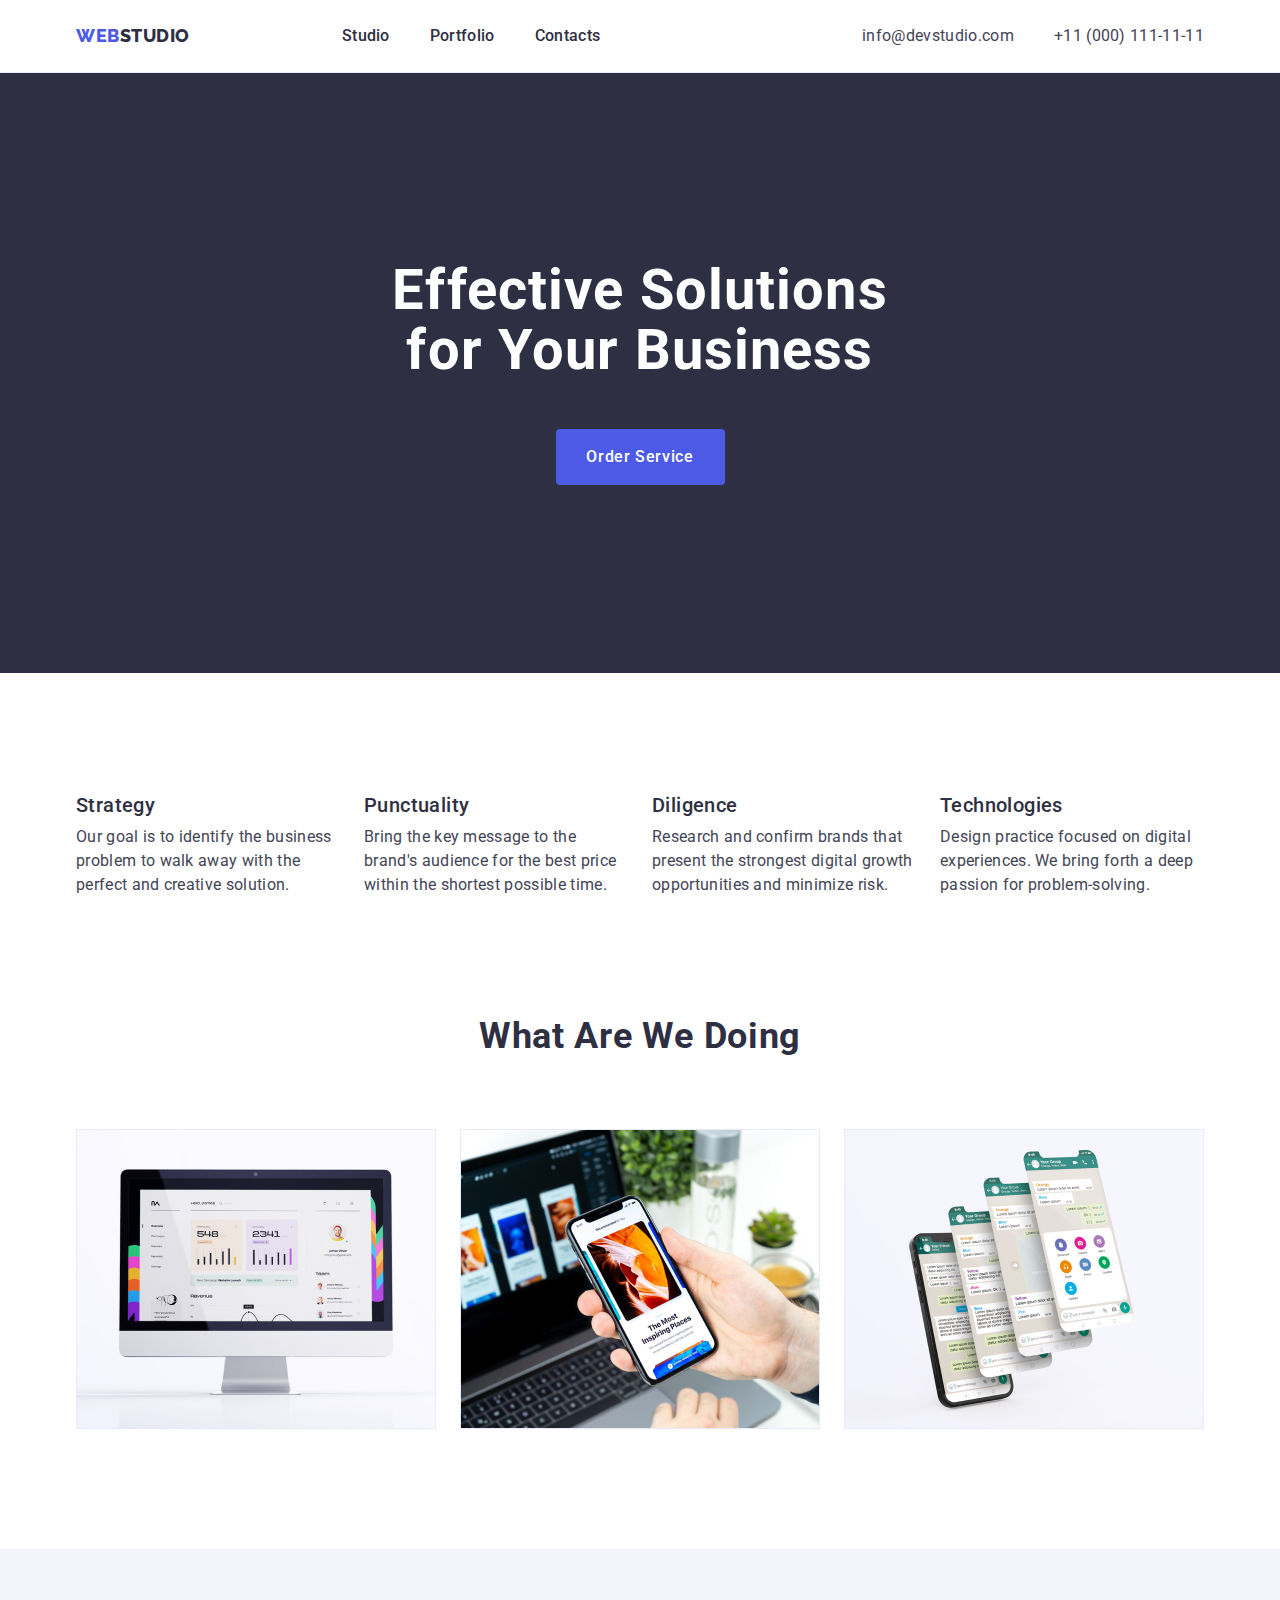
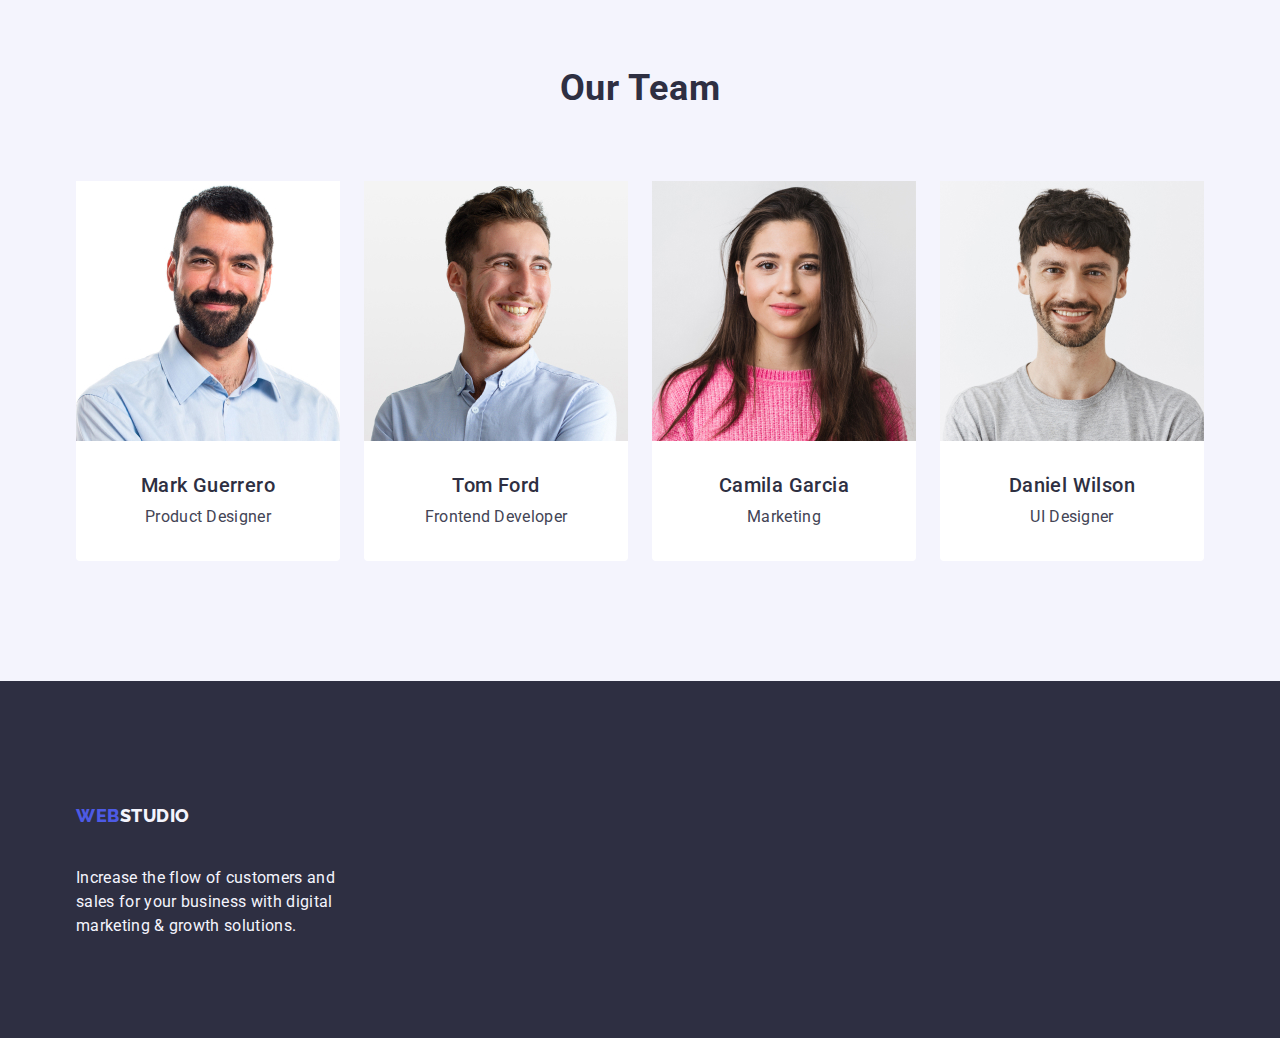
<file: index.html>
<!DOCTYPE html>
<html lang="en">
  <head>
    <meta charset="UTF-8" />
    <meta name="viewport" content="width=device-width, initial-scale=1.0" />

    <link
      rel="stylesheet"
      href="https://cdnjs.cloudflare.com/ajax/libs/modern-normalize/2.0.0/modern-normalize.min.css"
    />

    <link rel="stylesheet" href="./css/styles.css" />
    <!-- <link
      rel="stylesheet"
      href="modern-normalize.min.css"
      crossorigin="anonymous"
      referrerpolicy="no-referrer"
    /> -->

    <link rel="preconnect" href="https://fonts.googleapis.com" />
    <link rel="preconnect" href="https://fonts.gstatic.com" crossorigin />
    <link
      href="https://fonts.googleapis.com/css2?family=Raleway:wght@800&family=Roboto:wght@400;500;700;900&display=swap"
      rel="stylesheet"
    />
    <title>Main Page</title>
  </head>

  <body>
    <header class="main-header">
      <div class="main-header-con container">
        <!--Navigation Menu-->
        <nav class="nav-con">
          <a class="logo link" href="./index.html"
            ><span class="logotext">Web</span
            ><span class="navtext">Studio</span></a
          >
          <ul class="nav-menu-con list">
            <li class="nav-menu">
              <a class="link" href="./index.html">Studio</a>
            </li>
            <li class="nav-menu">
              <a class="link" href="./portfolio.html">Portfolio</a>
            </li>
            <li class="nav-menu">
              <a class="link" href="">Contacts</a>
            </li>
          </ul>
        </nav>
        <address class="contacts">
          <ul class="contacts-con list">
            <li class="address-menu">
              <a class="link" href="mailto:info@devstudio.com"
                >info@devstudio.com</a
              >
            </li>
            <li class="address-menu">
              <a class="link" href="tel:+110001111111">+11 (000) 111-11-11</a>
            </li>
          </ul>
        </address>
      </div>
    </header>

    <main>
      <!-- Section1 -->
      <section class="first-section">
        <div class="div-1 container">
          <h1 class="first-header">Effective Solutions for Your Business</h1>
          <button type="button" class="order-button">Order Service</button>
        </div>
      </section>
      <!-- Section2 -->

      <section class="second-section">
        <div class="div-2 container">
          <h2 class="visually-hidden">Who We Are</h2>
          <ul class="values list">
            <li class="p-con">
              <h3 class="p-title">Strategy</h3>
              <p class="p-content">
                Our goal is to identify the business problem to walk away with
                the perfect and creative solution.
              </p>
            </li>
            <li class="p-con">
              <h3 class="p-title">Punctuality</h3>
              <p class="p-content">
                Bring the key message to the brand's audience for the best price
                within the shortest possible time.
              </p>
            </li>
            <li class="p-con">
              <h3 class="p-title">Diligence</h3>
              <p class="p-content">
                Research and confirm brands that present the strongest digital
                growth opportunities and minimize risk.
              </p>
            </li>
            <li class="p-con">
              <h3 class="p-title">Technologies</h3>
              <p class="p-content">
                Design practice focused on digital experiences. We bring forth a
                deep passion for problem-solving.
              </p>
            </li>
          </ul>
        </div>
      </section>

      <!-- Section3 -->
      <section class="third-section">
        <div class="div-3 container">
          <h2 class="third-title">What are we doing</h2>
          <ul class="images-con list">
            <li class="image-card">
              <img src="./images/1.jpg" alt="iMac" width="360" />
            </li>

            <li class="image-card">
              <img src="./images/2.jpg" alt="laptopmobile" width="360" />
            </li>

            <li class="image-card">
              <img src="./images/3.jpg" alt="mobilephones" width="360" />
            </li>
          </ul>
        </div>
      </section>
      <!-- Section4 -->

      <section class="fourth-section">
        <div class="div-4 container">
          <h2 class="fourth-title">Our Team</h2>
          <ul class="team-con list">
            <li class="team-list">
              <img
                src="./images/markguerrero.jpg"
                alt="markguerrero"
                width="264"
              />
              <div class="team-card">
                <h3 class="team-name">Mark Guerrero</h3>
                <p class="team-text">Product Designer</p>
              </div>
            </li>
            <li class="team-list">
              <img src="./images/tomford.jpg" alt="tomford" width="264" />
              <div class="team-card">
                <h3 class="team-name">Tom Ford</h3>
                <p class="team-text">Frontend Developer</p>
              </div>
            </li>
            <li class="team-list">
              <img
                src="./images/camilagarcia.jpg"
                alt="camilagarcia"
                width="264"
              />
              <div class="team-card">
                <h3 class="team-name">Camila Garcia</h3>
                <p class="team-text">Marketing</p>
              </div>
            </li>
            <li class="team-list">
              <img
                src="./images/danielwilson.jpg"
                alt="danielwilson"
                width="264"
              />
              <div class="team-card">
                <h3 class="team-name">Daniel Wilson</h3>
                <p class="team-text">UI Designer</p>
              </div>
            </li>
          </ul>
        </div>
      </section>
    </main>
    <footer class="footer-section">
      <div class="footer-con container">
        <a class="logo link" href="./index.html"
          >Web<span class="footer-logo">Studio</span></a
        >
        <p class="p-footer">
          Increase the flow of customers and sales for your business with
          digital marketing & growth solutions.
        </p>
      </div>
    </footer>
  </body>
</html>
</file>
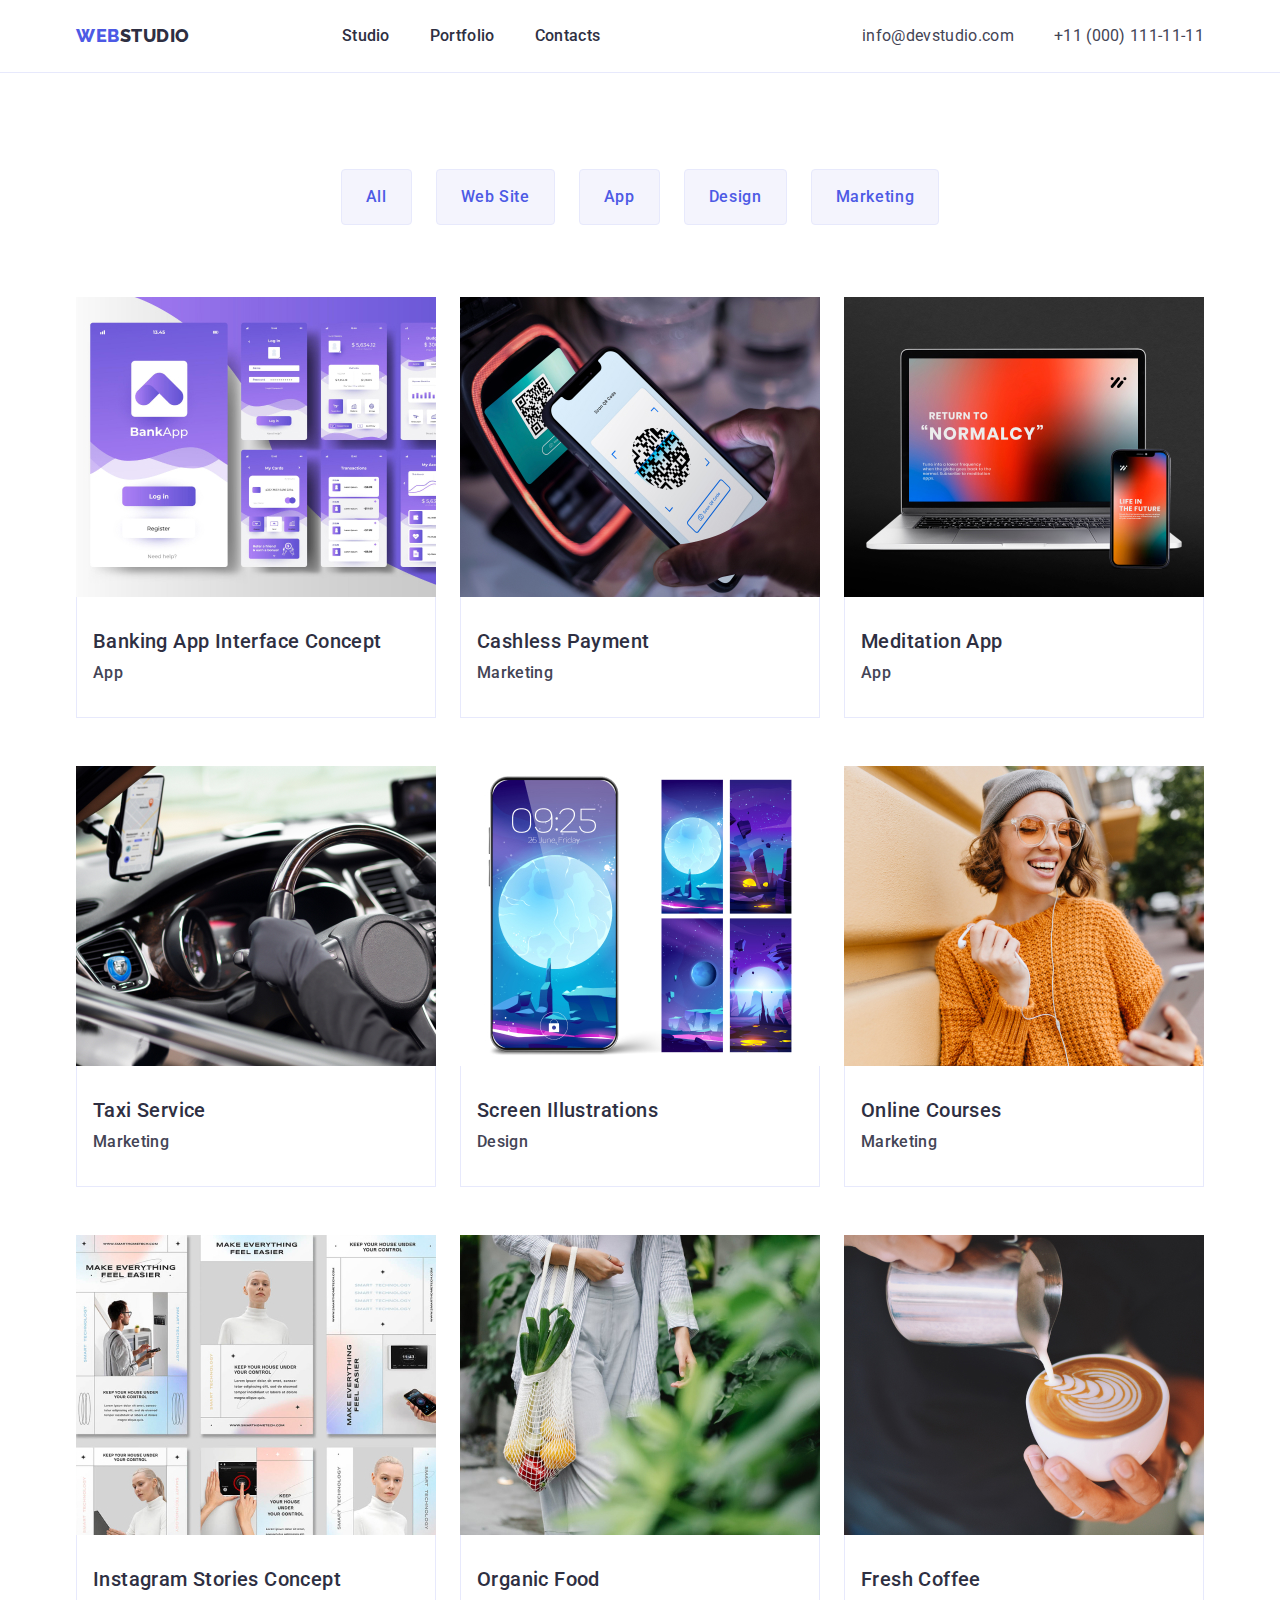
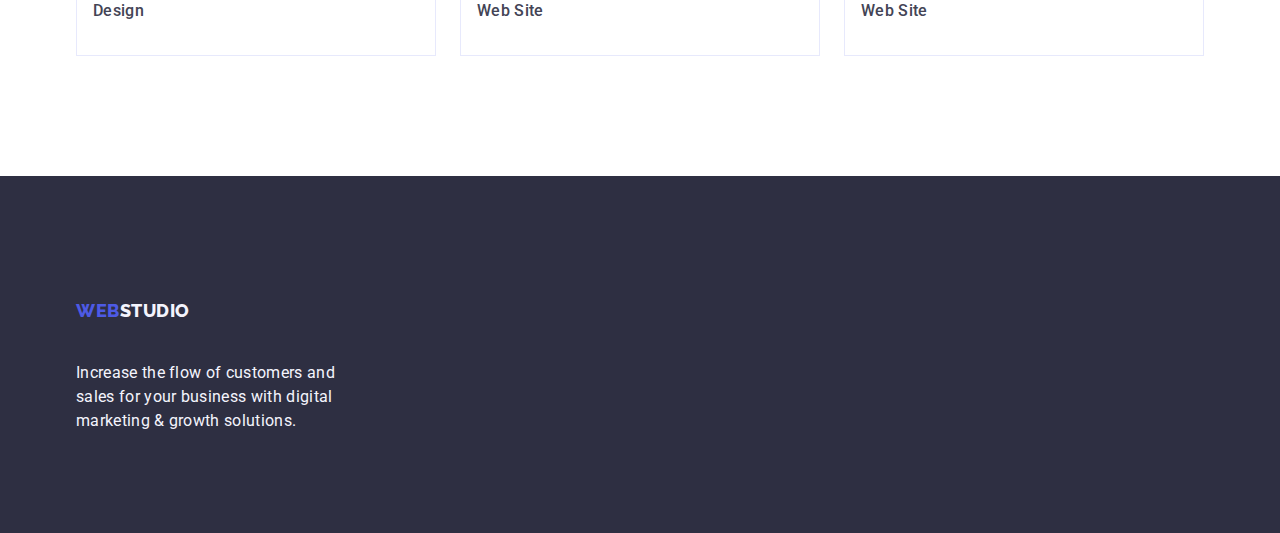
<file: portfolio.html>
<!DOCTYPE html>
<html lang="en">
  <head>
    <meta charset="UTF-8" />
    <meta name="viewport" content="width=device-width, initial-scale=1.0" />
    <link
      rel="stylesheet"
      href="https://cdnjs.cloudflare.com/ajax/libs/modern-normalize/2.0.0/modern-normalize.min.css"
    />
    <link rel="stylesheet" href="./css/styles.css" />
    <!-- <link
      rel="stylesheet"
      href="modern-normalize.min.css"
      crossorigin="anonymous"
      referrerpolicy="no-referrer"
    /> -->
    <link rel="preconnect" href="https://fonts.googleapis.com" />
    <link rel="preconnect" href="https://fonts.gstatic.com" crossorigin />
    <link
      href="https://fonts.googleapis.com/css2?family=Raleway:wght@800&family=Roboto:wght@400;500;700;900&display=swap"
      rel="stylesheet"
    />
    <title>Main Page</title>
  </head>

  <body>
    <header class="main-header">
      <div class="main-header-con container">
        <!--Navigation Menu-->
        <nav class="nav-con">
          <a class="logo link" href="./index.html"
            ><span class="logotext">Web</span
            ><span class="navtext">Studio</span></a
          >
          <ul class="nav-menu-con list">
            <li class="nav-menu">
              <a class="link" href="./index.html">Studio</a>
            </li>
            <li class="nav-menu">
              <a class="link" href="./portfolio.html">Portfolio</a>
            </li>
            <li class="nav-menu">
              <a class="link" href="">Contacts</a>
            </li>
          </ul>
        </nav>
        <address class="contacts">
          <ul class="contacts-con list">
            <li class="address-menu">
              <a class="link" href="mailto:info@devstudio.com"
                >info@devstudio.com</a
              >
            </li>
            <li class="address-menu">
              <a class="link" href="tel:+110001111111">+11 (000) 111-11-11</a>
            </li>
          </ul>
        </address>
      </div>
    </header>

    <main>
      <section class="works-section">
        <div class="works-con container">
          <h1 class="visually-hidden">Works</h1>
          <ul class="button-list list">
            <li class="works-menu">
              <button type="button" class="work-button">All</button>
            </li>
            <li class="works-menu">
              <button type="button" class="work-button">Web Site</button>
            </li>
            <li class="works-menu">
              <button type="button" class="work-button">App</button>
            </li>
            <li class="works-menu">
              <button type="button" class="work-button">Design</button>
            </li>
            <li class="works-menu">
              <button type="button" class="work-button">Marketing</button>
            </li>
          </ul>
          <!-- works images -->

          <ul class="work-list list">
            <li class="work-items">
              <a class="work-cards link" href="">
                <img
                  src="./images/portfolio/banking.jpg"
                  alt="banking app interface"
                  width="360"
                />
                <div class="work-info">
                  <h2 class="work-title">Banking App Interface Concept</h2>
                  <p class="work-content">App</p>
                </div>
              </a>
            </li>
            <li class="work-items">
              <a class="work-cards link" href="">
                <img
                  src="./images/portfolio/payment.jpg"
                  alt="phone app qr code"
                  width="360"
                />
                <div class="work-info">
                  <h2 class="work-title">Cashless Payment</h2>
                  <p class="work-content">Marketing</p>
                </div>
              </a>
            </li>
            <li class="work-items">
              <a class="work-cards link" href="">
                <img
                  src="./images/portfolio/meditationapp.jpg"
                  alt="mobile and laptop"
                  width="360"
                />
                <div class="work-info">
                  <h2 class="work-title">Meditation App</h2>
                  <p class="work-content">App</p>
                </div>
              </a>
            </li>
            <li class="work-items">
              <a class="work-cards link" href="">
                <img
                  src="./images/portfolio/taxiservice.jpg"
                  alt="car driving wheel"
                  width="360"
                />
                <div class="work-info">
                  <h2 class="work-title">Taxi Service</h2>
                  <p class="work-content">Marketing</p>
                </div>
              </a>
            </li>
            <li class="work-items">
              <a class="work-cards link" href="">
                <img
                  src="./images/portfolio/screenillustration.jpg"
                  alt="phone illustration"
                  width="360"
                />
                <div class="work-info">
                  <h2 class="work-title">Screen Illustrations</h2>
                  <p class="work-content">Design</p>
                </div>
              </a>
            </li>
            <li class="work-items">
              <a class="work-cards link" href="">
                <img
                  src="./images/portfolio/onlinecourses.jpg"
                  alt="girl in orange holding phone"
                  width="360"
                />
                <div class="work-info">
                  <h2 class="work-title">Online Courses</h2>
                  <p class="work-content">Marketing</p>
                </div>
              </a>
            </li>
            <li class="work-items">
              <a class="work-cards link" href="">
                <img
                  src="./images/portfolio/igconcept.jpg"
                  alt="ig posts"
                  width="360"
                />
                <div class="work-info">
                  <h2 class="work-title">Instagram Stories Concept</h2>
                  <p class="work-content">Design</p>
                </div>
              </a>
            </li>
            <li class="work-items">
              <a class="work-cards link" href="">
                <img
                  src="./images/portfolio/organicfood.jpg"
                  alt="carrying fruit"
                  width="360"
                />
                <div class="work-info">
                  <h2 class="work-title">Organic Food</h2>
                  <p class="work-content">Web Site</p>
                </div>
              </a>
            </li>
            <li class="work-items">
              <a class="work-cards link" href="">
                <img
                  src="./images/portfolio/freshcoffee.jpg"
                  alt="pouring coffee"
                  width="360"
                />
                <div class="work-info">
                  <h2 class="work-title">Fresh Coffee</h2>
                  <p class="work-content">Web Site</p>
                </div>
              </a>
            </li>
          </ul>
        </div>
      </section>
    </main>
    <footer class="footer-section">
      <div class="footer-con container">
        <a class="logo link" href="./index.html"
          >Web<span class="footer-logo">Studio</span></a
        >
        <p class="p-footer">
          Increase the flow of customers and sales for your business with
          digital marketing & growth solutions.
        </p>
      </div>
    </footer>
  </body>
</html>
</file>
<file: css/styles.css>
* {
  box-sizing: border-box;
  margin: 0;
  padding: 0;
}

/* h1, h2, h3, h4, h5, h6, p, ul {
margin: 0;
padding: 0;
} */

img {
  display: block;
}

:root {
  --color: #2e2f42;
  --CORNFLOWER: #e7e9fc;
  --WHITE: #fff;
}

.div {
  display: block;
}

body {
  font-family: "Roboto", sans-serif;
  color: #434455;
  background-color: #ffffff;
}

/* header {
  border-bottom: 1px solid #e7e9fc;
} */

.container {
  width: 1158px;
  margin: 0 auto;
  padding: 0 15px;
}

.nav-con {
  display: flex;
  /* gap: 76px; */
  /* margin-right: 76px; */
}

.main-header {
  background: var(--WHITE: #fff);
  /* padding: 24px 0 24px; */
  border-bottom: 1px solid #e7e9fc;
}

/* header contrainer */
.main-header-con {
  margin-left: auto;
  margin-right: auto;
  display: flex;
  justify-content: space-between;
}

.logo {
  font-family: "Raleway", sans-serif;
  font-weight: 800;
  font-size: 18px;
  line-height: 1.17;
  letter-spacing: 0.03em;
  text-transform: uppercase;
  color: #4d5ae5;
  margin-right: 76px;
}

.logo .link {
  display: flex;
  flex-shrink: 0;
}
/* for studio, portfolio, contacts  */

.nav-menu-con {
  display: flex;
  align-items: flex-start;
  /* display: inline-flex; */
  position: relative;
  gap: 40px;
}

.nav-con {
  display: flex;
  align-items: center;
  gap: 76px;
}

.navtext {
  color: #2e2f42;
}

.link {
  text-decoration: none;
  padding: 24px 0;
  /* color: #4d5ae5; */
}

.list {
  list-style: none;
  /* display: inline-flex; */
}

.nav-menu .link {
  font-weight: 500;
  font-size: 16px;
  line-height: 1.5;
  letter-spacing: 0.02em;
  color: #2e2f42;
}

.contacts-con {
  align-items: flex-start;
  display: flex;
  position: relative;
  gap: 40px;
}

.address-menu {
  font-weight: 400;
  font-size: 16px;
  line-height: 1.5;
  letter-spacing: 0.02em;
  color: #434455;
  display: flex;
}

.list .link:hover {
  color: #404bbf;
}

.list .link:focus {
  color: #404bbf;
}

address .list {
  font-weight: 500;
  font-size: 16px;
  line-height: 1.5;
  letter-spacing: 0.02em;
}
address {
  font-style: normal;
  display: block;
}

.address-menu .link {
  color: #434455;
}

.list .link {
  font-size: 16px;
  line-height: 1.5;
  letter-spacing: 0.02em;
  /* color: #434455;  */
  /* color: #2e2f42; */
}

.footer-logo {
  color: #434455;
}

/* first section */
.first-section {
  background-color: #2e2f42;
  padding: 188px 0;
}

.first-header {
  font-size: 56px;
  line-height: 1.07;
  text-align: center;
  letter-spacing: 0.02em;
  color: #ffffff;
  max-width: 496px;
  margin: 0 auto 48px;
}

.order-button {
  background-color: #4d5ae5;
  font-family: "Roboto", sans-serif;
  font-weight: 500;
  font-size: 16px;
  line-height: 1.5;
  letter-spacing: 0.04em;
  color: #ffffff;
  min-width: 169px;
  height: 56px;
  display: block;
  border-style: none;
  border-radius: 4px;
  cursor: pointer;
  margin-top: 48px;
  margin-bottom: auto;
  margin-right: auto;
  margin-left: auto;
}

button:hover,
button:focus {
  background-color: #404bbf;
}

/* second section */

.second-section {
  padding: 120px 0;
}

.visually-hidden {
  position: absolute;
  width: 1px;
  height: 1px;
  margin: -1px;
  border: 0;
  padding: 0;
  white-space: nowrap;
  clip-path: inset(100%);
  clip: rect(0 0 0 0);
  overflow: hidden;
}

.values {
  display: flex;
  gap: 24px;
}

.p-title {
  margin-bottom: 8px;
}

.p-con {
  flex-basis: calc((100% - 72px) / 4);
}

h3,
.team-name {
  font-weight: 500;
  font-size: 20px;
  line-height: 1.2;
  letter-spacing: 0.02em;
  color: #2e2f42;
  margin-bottom: 8px;
  text-align: left;
}

p,
.team-text {
  font-size: 16px;
  line-height: 1.5;
  letter-spacing: 0.02em;
  color: #434455;
  text-align: left;
}

/* third section */
.third-title,
.fourth-title {
  font-size: 36px;
  line-height: 1.11;
  text-align: center;
  letter-spacing: 0.02em;
  text-transform: capitalize;
  color: #2e2f42;
  margin-bottom: 72px;
}

.third-section {
  padding-bottom: 120px;
}

.images-con {
  display: flex;
  gap: 24px;
}

.image-card {
  flex-basis: calc((100% - 48px) / 3);
}

/* fourth section */

.fourth-section {
  background-color: #f4f4fd;
  padding: 120px 0;
}

.team-con {
  display: flex;
  gap: 24px;
}

.team-list {
  background-color: #ffffff;
  flex-basis: calc((100% - 72px) / 4);
  border-radius: 0 0 4px 4px;
}

.team-card {
  padding: 32px 0;
}

.team-name {
  text-align: center;
  margin-bottom: 8px;
}

.team-text {
  text-align: center;
}

/* footer */
.footer-section {
  background-color: #2e2f42;
  padding: 100px 0;
}

.footer-logo {
  color: #f4f4fd;
}

.p-footer {
  color: #f4f4fd;
  line-height: 1.5;
  letter-spacing: 0.02em;
  max-width: 264px;
}

.footer-con .link {
  display: inline-block;
  margin-bottom: 16px;
}

/* portfolio - main - page */

.works-section {
  padding: 96px 0 120px 0;
}

.button-list {
  display: flex;
  justify-content: center;
  gap: 24px;
  margin-bottom: 72px;
}

.work-button {
  background-color: #f4f4fd;
  font-family: "Roboto", sans-serif;
  font-weight: 500;
  font-size: 16px;
  line-height: 1.5;
  letter-spacing: 0.04em;
  color: #4d5ae5;
  height: 56px;
  display: block;
  border-style: none;
  border: 1px solid var(--CORNFLOWER);
  border-radius: 4px;
  cursor: pointer;
  padding: 12px 24px;
}

.work-button:hover,
.work-button:focus {
  color: #ffffff;
  background-color: #404bbf;
  border: 1px solid transparent;
  box-shadow: 0px 2px 2px 0px rgba(0, 0, 0, 0.12),
    0px 2px 1px 0px rgba(0, 0, 0, 0.08), 0px 3px 1px 0px rgba(0, 0, 0, 0.1);
}

.work-cards {
  background-color: #4d5ae5;
  font-family: "Roboto", sans-serif;
  font-weight: 500;
  font-size: 16px;
  line-height: 1.5;
  letter-spacing: 0.04em;
}

.work-cards-con h2 {
  list-style: none;
  font-weight: 500;
  font-size: 20px;
  line-height: 1.2;
  letter-spacing: 0.02em;
  color: #2e2f42;
}

.work-content p {
  font-size: 16px;
  line-height: 1.5;
  letter-spacing: 0.02em;
  color: #434455;
  text-align: center;
}

/* service cards portfoio */

.work-list {
  display: flex;
  flex-wrap: wrap;
  column-gap: 24px;
  row-gap: 48px;
}

.work-items {
  flex-basis: calc((100% - 48px) / 3);
}

.work-info {
  padding: 32px 16px;
  border: 1px solid var(--CORNFLOWER);
  border-top: none;
}

.work-title {
  list-style: none;
  font-weight: 500;
  font-size: 20px;
  line-height: 1.2;
  letter-spacing: 0.02em;
  color: #2e2f42;
  margin-bottom: 8px;
}
</file>
